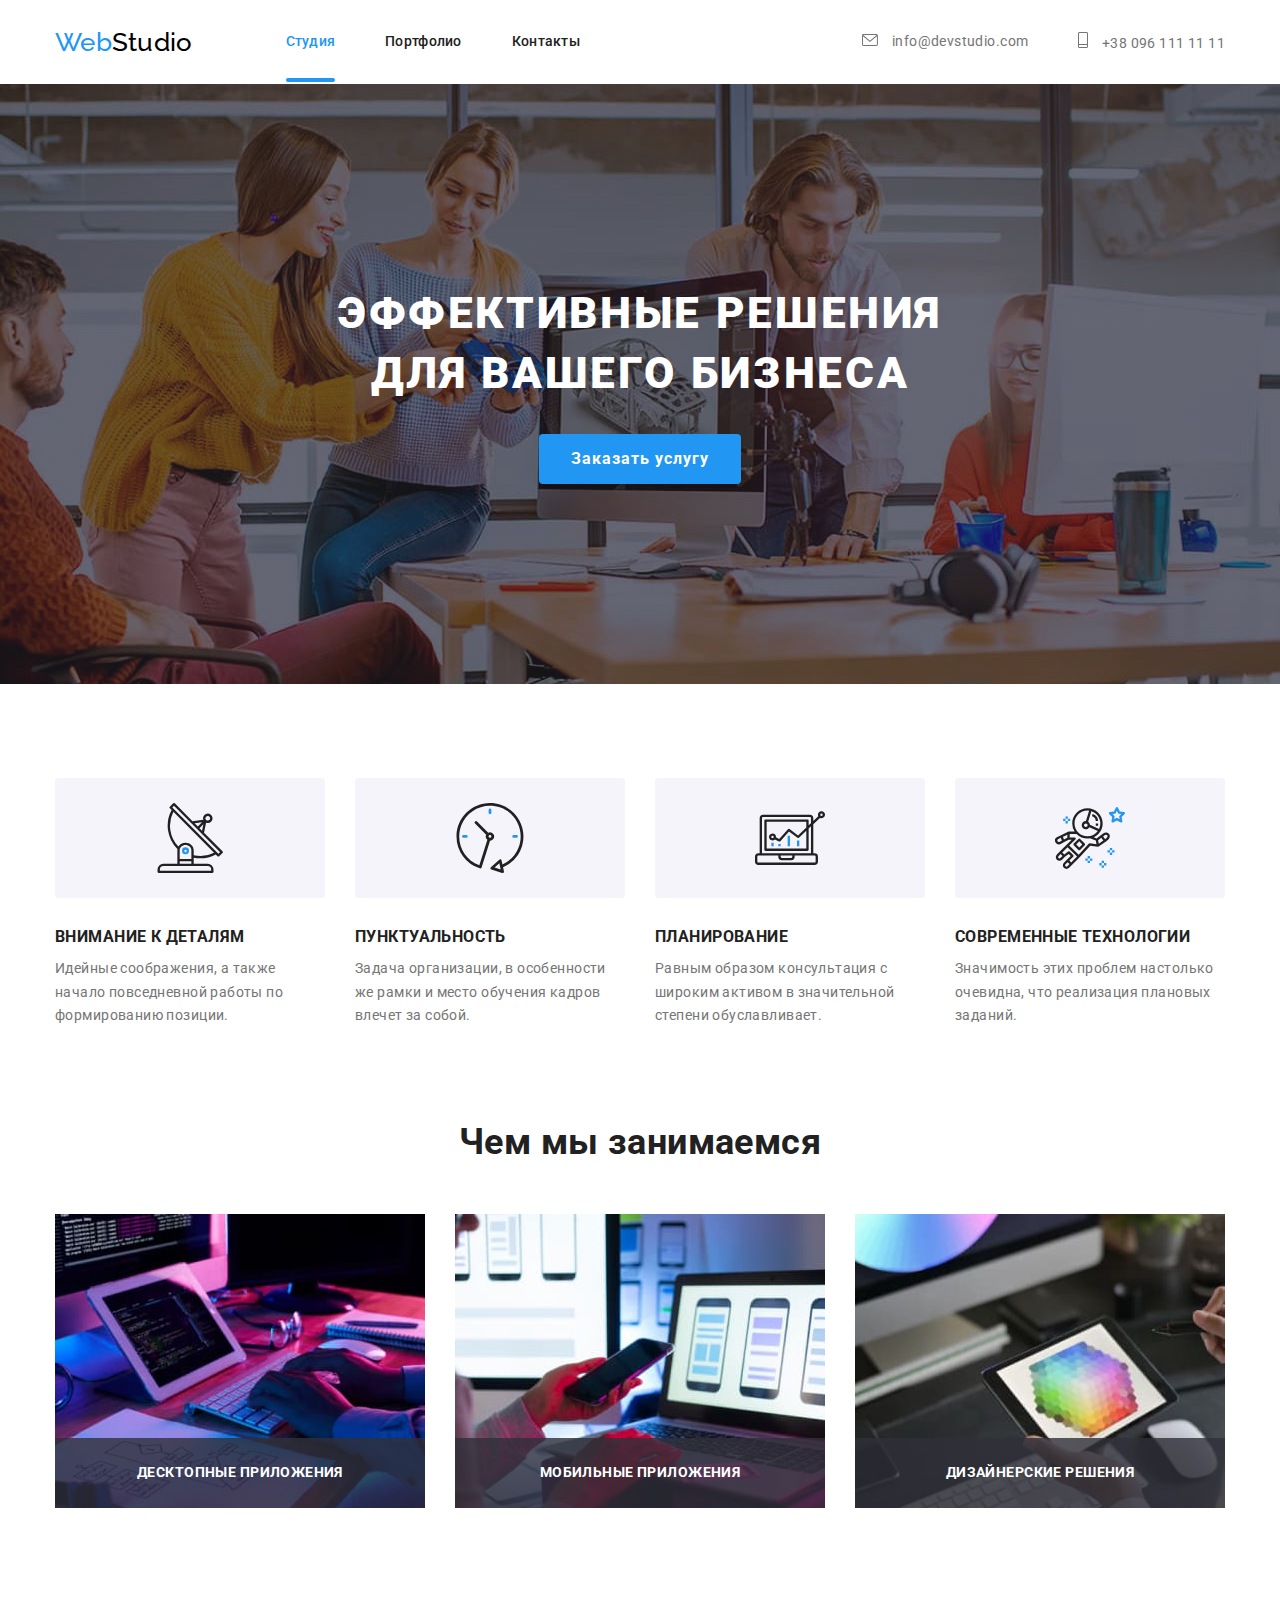
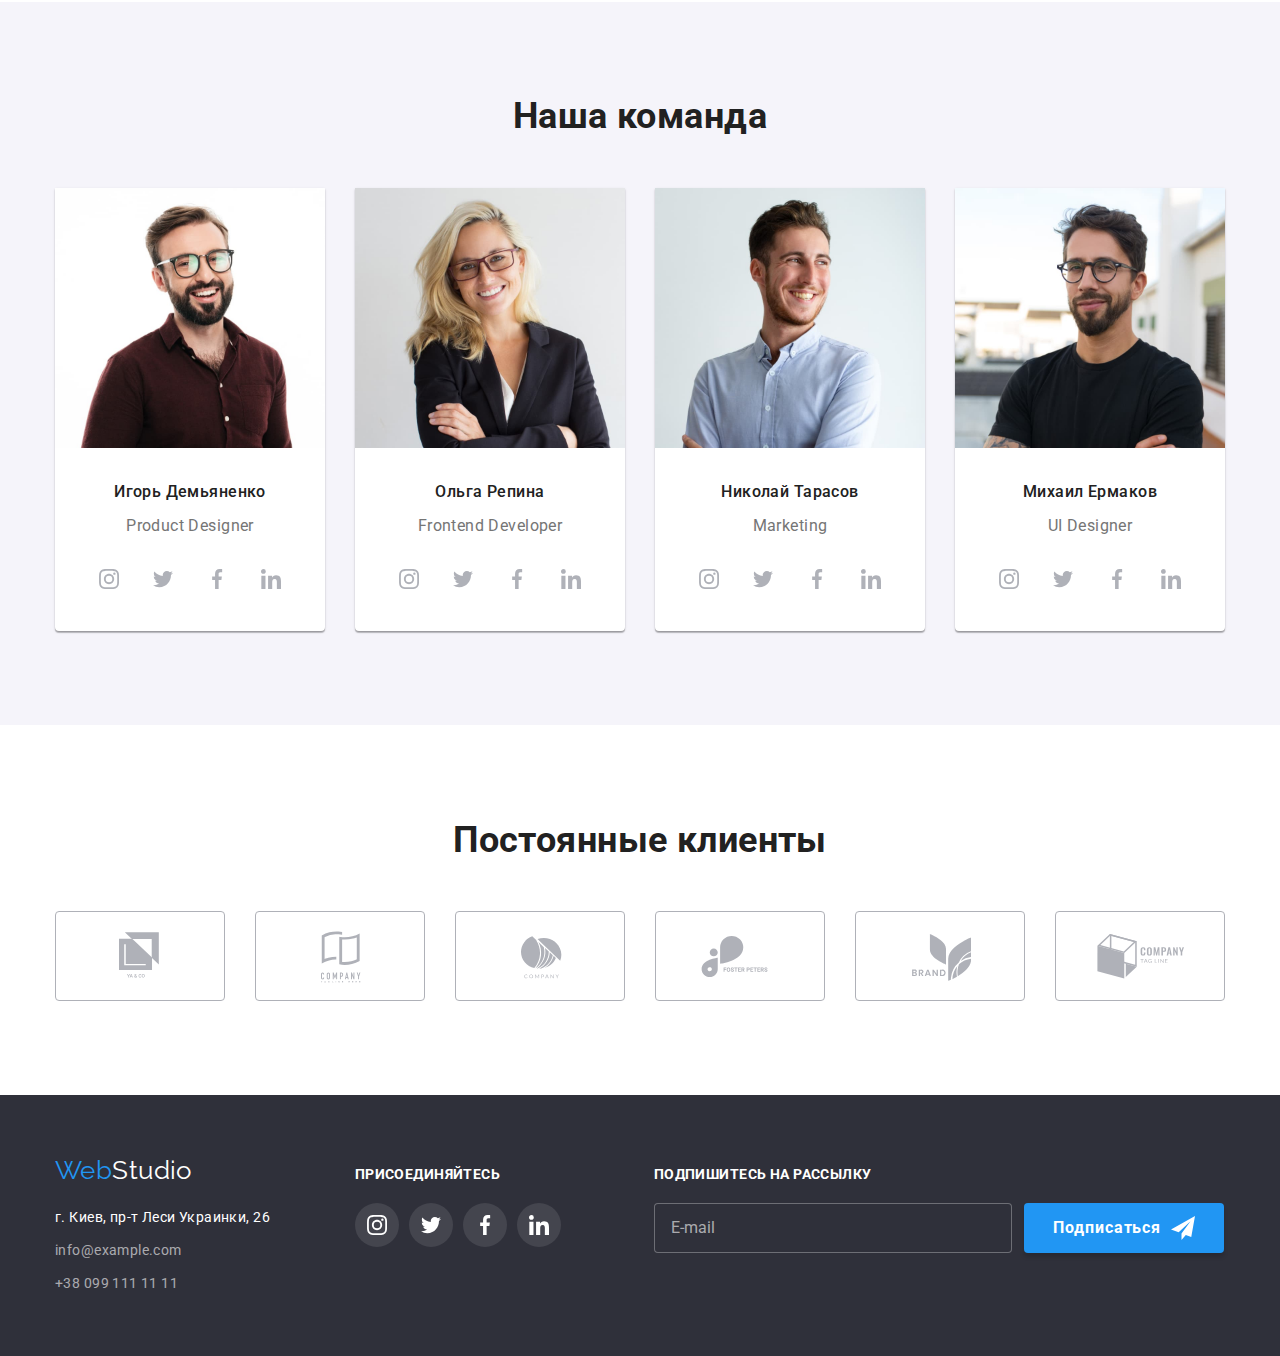
<file: index.html>
<!DOCTYPE html>
<html lang="ru">
<head>
    <meta charset="UTF-8">
    <meta name="viewport" content="width=device-width, initial-scale=1.0">
    <title>Document</title>
    <link rel="stylesheet" href="https://cdnjs.cloudflare.com/ajax/libs/modern-normalize/1.0.0/modern-normalize.min.css">
    <link rel="preconnect" href="https://fonts.gstatic.com">
    <link href="https://fonts.googleapis.com/css2?family=Raleway:wght@700&family=Roboto:wght@400;500;700;900&display=swap"
    rel="stylesheet">
    <link rel="stylesheet" href="./style/style.css">
</head>
<body>
    <!--Шапка сайта-->
    <header>
        <div class="container header__div">
          <nav class="nav">
            <a class="logo" href="./index.html">
                Web<span class="logo__type">Studio</span></a>
            <ul class="list nav__list">
                <li class="nav__item"><a class="nav__link current" href="./index.html">Студия</a></li>
                <li class="nav__item"><a class="nav__link" href="./portfolio.html">Портфолио</a></li>
                <li class="nav__item"><a class="nav__link" href="">Контакты</a></li>
            </ul>
          </nav>
          <ul class="list contacts__list">
            <li class="contacts__item">
                <a class="nav-contacts" href="mailto:info@devstudio.com">
                    <svg class="svg-mail">
                        <use href="./images/symbol-defs.svg#icon-envelope"></use>
                    </svg>
                    info@devstudio.com</a>
            </li>
            <li class="contacts__item">
                <a class="nav-contacts" href="tel:+380961111111">
                    <svg class="svg-tel">
                        <use href="./images/symbol-defs.svg#icon-mobile"></use>
                    </svg>
                    +38 096 111 11 11</a>
            </li>
          </ul>
        </div>
    </header>

    <main>
<!--Герой-->
        <section class="hero overlay"> 
                <h1 class="hero-title">Эффективные решения для вашего бизнеса</h1>
                <div class="hero-div">
                    <button data-modal-open class="hero-button">Заказать услугу</button>  
                </div>
        </section>

        <!--Особенности-->
        <section class="features">
            <div class="container">
            <h2 class="visually-hidden">Особенности компании</h2>
            <ul class="list features-list">
                <li class="item">
                    <div class="features-svg">
                        <svg class="item-svg">
                            <use href="./images/symbol-defs.svg#icon-Group"></use>
                        </svg>
                    </div>
                        <h3 class="features-title">Внимание к деталям</h3>
                            <p class="features-description">Идейные соображения, а также начало повседневной работы по формированию позиции.</p>
                </li>
                <li class="item">
                    <div class="features-svg">
                        <svg class="item-svg">
                            <use href="./images/symbol-defs.svg#icon-clock-1"></use>
                        </svg>
                    </div>
                    <h3 class="features-title">Пунктуальность</h3>
                        <p class="features-description">Задача организации, в особенности же рамки и место обучения кадров влечет за собой.</p>
                </li>
                <li class="item">
                    <div class="features-svg">
                        <svg class="item-svg">
                            <use href="./images/symbol-defs.svg#icon-diagram-1"></use>
                        </svg>
                    </div>
                    <h3 class="features-title">Планирование</h3>
                    <p class="features-description">Равным образом консультация с широким активом в значительной степени обуславливает.</p>
                </li>
                <li class="item">
                      <div class="features-svg">
                        <svg class="item-svg">
                            <use href="./images/symbol-defs.svg#icon-astronaut-1"></use>
                        </svg>
                    </div>  
                    <h3 class="features-title">Современные технологии</h3>
                    <p class="features-description">Значимость этих проблем настолько очевидна, что реализация плановых заданий.</p>
                </li>
            </ul>
            </div>
        </section>
        
        <!--примеры работ-->
        <section class="works">
            <div class="container">
                <h2 class="title-section">Чем мы занимаемся</h2>
                    <ul class="list works-list">
                    <li class="list">                       
                        <img src="./images/comp.jpg" alt="работа на компьютере" width="370" height="294">
                        <div class="work-name">
                            <p>ДЕСКТОПНЫЕ ПРИЛОЖЕНИЯ</p>
                        </div>
                    </li>
                    <li class="list">                  
                        <img src="./images/smart.jpg" alt="работа на смартфоне" width="370" height="294"> 
                        <div class="work-name">
                            <p>МОБИЛЬНЫЕ ПРИЛОЖЕНИЯ</p>
                        </div>                      
                    </li>
                    <li class="list">                      
                        <img src="./images/tablet.jpg" alt="работа на планшете" width="370" height="294">
                        <div class="work-name">
                            <p>ДИЗАЙНЕРСКИЕ РЕШЕНИЯ</p>
                        </div>               
                    </li>
                 </ul>
            </div>
        </section>
<!--Состав команды-->
        <section class="team">
            <div class="container">
                <h2 class="title-section">Наша команда</h2>
                <ul class="list team-list">
                    <li class="item"> 
                        <img class="team-photo" src="./images/Igor.jpg" alt="фото Игоря Демьяненко" width="270" height="260">
                        <div> 
                            <h3 class="member-team">Игорь Демьяненко</h3>
                            <p class="description-member">Product Designer</p>
                            <ul class="list team-links">
                                <li class="link-item">
                                    <a class="container-link" href="">
                                        <svg class="team-svg">
                                            <use href="./images/symbol-defs.svg#icon-instagram-2"></use>
                                        </svg>
                                    </a>
                                </li>
                                <li class="link-item">
                                    <a class="container-link" href="">
                                        <svg class="team-svg">
                                            <use href="./images/symbol-defs.svg#icon-twitter-1"></use>
                                        </svg>
                                    </a>
                                </li>
                                <li class="link-item">
                                    <a class="container-link" href="">
                                        <svg class="team-svg">
                                            <use href="./images/symbol-defs.svg#icon-facebook-1"></use>
                                        </svg>
                                    </a>
                                </li>
                                <li class="link-item">
                                    <a class="container-link" href="">
                                        <svg class="team-svg">
                                            <use href="./images/symbol-defs.svg#icon-linkedin-1"></use>
                                        </svg>
                                    </a>
                                </li>
                            </ul>
                        </div>
                    </li>
                     <li class="item">               
                        <img class="team-photo" src="./images/Olga.jpg" alt="фото Ольги Репиной" width="270" height="260">
                         <div>
                            <h3 class="member-team">Ольга Репина</h3>
                            <p class="description-member">Frontend Developer</p>
                           <ul class="list team-links">
                                <li class="link-item">
                                    <a class="container-link" href="">
                                        <svg class="team-svg">
                                            <use href="./images/symbol-defs.svg#icon-instagram-2"></use>
                                        </svg>
                                    </a>
                                </li>
                                <li class="link-item">
                                    <a class="container-link" href="">
                                        <svg class="team-svg">
                                            <use href="./images/symbol-defs.svg#icon-twitter-1"></use>
                                        </svg>
                                    </a>
                                </li>
                                <li class="link-item">
                                    <a class="container-link" href="">
                                        <svg class="team-svg">
                                            <use href="./images/symbol-defs.svg#icon-facebook-1"></use>
                                        </svg>
                                    </a>
                                </li>
                                <li class="link-item">
                                    <a class="container-link" href="">
                                        <svg class="team-svg">
                                            <use href="./images/symbol-defs.svg#icon-linkedin-1"></use>
                                        </svg>
                                    </a>
                                </li>
                           </ul> 
                        </div>
                    </li>
                    <li class="item">
                        <img class="team-photo" src="./images/Nikolay.jpg" alt="фото Николая Тарасова" width="270" height="260">
                        <div>
                            <h3 class="member-team">Николай Тарасов</h3>
                            <p class="description-member">Marketing</p>
                            <ul class="list team-links">
                                <li class="link-item">
                                    <a class="container-link" href="">
                                        <svg class="team-svg">
                                            <use href="./images/symbol-defs.svg#icon-instagram-2"></use>
                                        </svg>
                                    </a>
                                </li>
                                <li class="link-item">
                                    <a class="container-link" href="">
                                        <svg class="team-svg">
                                            <use href="./images/symbol-defs.svg#icon-twitter-1"></use>
                                        </svg>
                                    </a>
                                </li>
                                <li class="link-item">
                                    <a class="container-link" href="">
                                        <svg class="team-svg">
                                            <use href="./images/symbol-defs.svg#icon-facebook-1"></use>
                                        </svg>
                                    </a>
                                </li>
                                <li class="link-item">
                                    <a class="container-link" href="">
                                        <svg class="team-svg">
                                            <use href="./images/symbol-defs.svg#icon-linkedin-1"></use>
                                        </svg>
                                    </a>
                                </li>
                            </ul>
                        </div>  
                    </li>
                    <li class="item">
                        <img class="team-photo" src="./images/Mihail.jpg" alt="фото Михаила Ермакова" width="270" height="260">
                        <div>
                            <h3 class="member-team">Михаил Ермаков</h3>
                            <p class="description-member">UI Designer</p>
                            <ul class="list team-links">
                                <li class="link-item">
                                    <a class="container-link" href="">
                                        <svg class="team-svg">
                                            <use href="./images/symbol-defs.svg#icon-instagram-2"></use>
                                        </svg>
                                    </a>
                                </li>
                                <li class="link-item">
                                    <a class="container-link" href="">
                                        <svg class="team-svg">
                                            <use href="./images/symbol-defs.svg#icon-twitter-1"></use>
                                        </svg>
                                    </a>
                                </li>
                                <li class="link-item">
                                    <a class="container-link" href="">
                                        <svg class="team-svg">
                                            <use href="./images/symbol-defs.svg#icon-facebook-1"></use>
                                        </svg>
                                    </a>
                                </li>
                                <li class="link-item">
                                    <a class="container-link" href="">
                                        <svg class="team-svg">
                                            <use href="./images/symbol-defs.svg#icon-linkedin-1"></use>
                                        </svg>
                                    </a>
                                </li>
                            </ul>
                        </div>
                    </li>
            </ul>
            </div>
        </section >
 <!-- clients -->
        <section class="clients">
            <div class="container">
                <h2 class="clints-title">Постоянные клиенты</h2>
                <ul class="clients-icon list">
                    <li class="clients-container">
                            <a class="clients-link" href="">
                                <svg class="clients-svg1">
                                    <use href="./images/symbol-defs.svg#icon-logo-1"></use>
                                </svg>
                            </a>
                    </li>
                    <li class="clients-container">
                            <a class="clients-link" href="">
                                <svg class="clients-svg2">
                                    <use href="./images/symbol-defs.svg#icon-logo-2"></use>
                                </svg>
                            </a>
                    </li>
                    <li class="clients-container">
                            <a class="clients-link" href="">
                                <svg class="clients-svg3">
                                    <use href="./images/symbol-defs.svg#icon-logo-3"></use>
                                </svg>
                            </a>
                    </li>
                    <li class="clients-container">
                            <a class="clients-link" href="">
                                <svg class="clients-svg4">
                                    <use href="./images/symbol-defs.svg#icon-logo-4"></use>
                                </svg>
                            </a>
                    </li>
                    <li class="clients-container">
                            <a class="clients-link" href="">
                                <svg class="clients-svg5">
                                    <use href="./images/symbol-defs.svg#icon-logo-5"></use>
                                </svg>
                            </a>
                    </li>
                    <li class="clients-container">
                            <a class="clients-link" href="">
                                <svg class="clients-svg6">
                                    <use href="./images/symbol-defs.svg#icon-logo-6"></use>
                                </svg>
                            </a>
                    </li>
                </ul>
            </div>
        </section> 
    </main>
<!--футер-->
    <footer class="footer"> 
            <div class="container footer-position">
                <div>
                    <a class="logo footer-company" href="./index.html">
                     Web<span class="logo-footer">Studio</span> 
                    </a>
                    <address class="footer-address">
                     г. Киев, пр-т Леси Украинки, 26
                    </address>
                    <ul class="list footer-info">
                    <li class="item">
                        <a class="footer-contacts footer-mail" href="mailto:info@example.com">info@example.com</a>
                    </li>
                    <li class="item">
                        <a class="footer-contacts" href="tel:+380991111111">+38 099 111 11 11</a>
                    </li>
                    </ul>
                </div>
                <div class="container-join">
                    <p class="footer-appeal">ПРИСОЕДИНЯЙТЕСЬ</p>
                    <ul class="list footer-list-svg">
                        <li class="footer-mess">
                            <a class="footer-link-mess" href="">
                                <svg class="footer-svg">
                                    <use href="./images/symbol-defs.svg#icon-instagram-2"></use>
                                </svg>
                            </a>
                        </li>
                        <li class="footer-mess">
                            <a class="footer-link-mess" href="">
                                <svg class="footer-svg">
                                    <use href="./images/symbol-defs.svg#icon-twitter-1"></use>
                                </svg>
                            </a>
                        </li>
                        <li class="footer-mess">
                            <a class="footer-link-mess" href="">
                                <svg class="footer-svg">
                                    <use href="./images/symbol-defs.svg#icon-facebook-1"></use>
                                </svg>
                            </a>
                        </li>
                        <li class="footer-mess">
                            <a class="footer-link-mess" href="">
                                <svg class="footer-svg">
                                    <use href="./images/symbol-defs.svg#icon-linkedin-1"></use>
                                </svg>
                            </a>
                        </li>
                    </ul>
                </div>
                <form class="footer-form">
                    <label>
                        <span class="form-appeal">Подпишитесь на рассылку</span>
                        <input class="form-input" type="email" name="email" placeholder="E-mail" autocomplete="off">
                    </label>
                    <button class="footer-form-button" type="submit">Подписаться
                        <svg class="form-svg">
                            <use href="./images/symbol-defs.svg#icon-send"></use>
                        </svg>
                    </button>
                </form>
            </div>
    </footer>
    <!-- Modal -->
    <div class="backdrop is-hidden" data-modal>
        <div class="modal">
            <button class="close-modal" data-modal-close>
                <svg class="close-svg">
                    <use href="./images/symbol-defs.svg#icon-close-1"></use>
                </svg>
            </button>
            <form class="hero-form">
                <h2 class="hero-appeal">Оставьте свои данные, мы вам перезвоним</h2>
                <label class="hero-label">
                    <span class="name-lable">Имя</span>
                    <input type="text" name="name" class="hero-form-input">
                    <svg class="hero-form-svg">
                            <use href="./images/symbol-defs.svg#icon-person"></use>
                    </svg>
                </label>
                <label class="hero-label">
                    <span class="name-lable">Телефон</span>
                    <input type="tel" name="tel" class="hero-form-input">
                        <svg class="hero-form-svg">
                                <use href="./images/symbol-defs.svg#icon-phone"></use>
                        </svg>
                </label>
                <label class="hero-label">
                    <span class="name-lable">Комментарий</span>
                    <textarea name="comment" rows="7" placeholder="Введите текст"></textarea>
                </label>
                <input type="checkbox" name="checkbox" class="input-agree" id="checkbox">
                <label class="form-agree" for="checkbox">
                    <span class="agree-text">Соглашаюсь с рассылкой и принимаю&#8287 </span>
                    <a href="">Условия договора</a>
                </label>
                <button type="submit" class="hero-form-button">
                    <span>Отправить</span>
                </button>
            </form>
        </div>
    </div>
    <script src="./js/modal.js"></script>
</body>
</html>
</file>
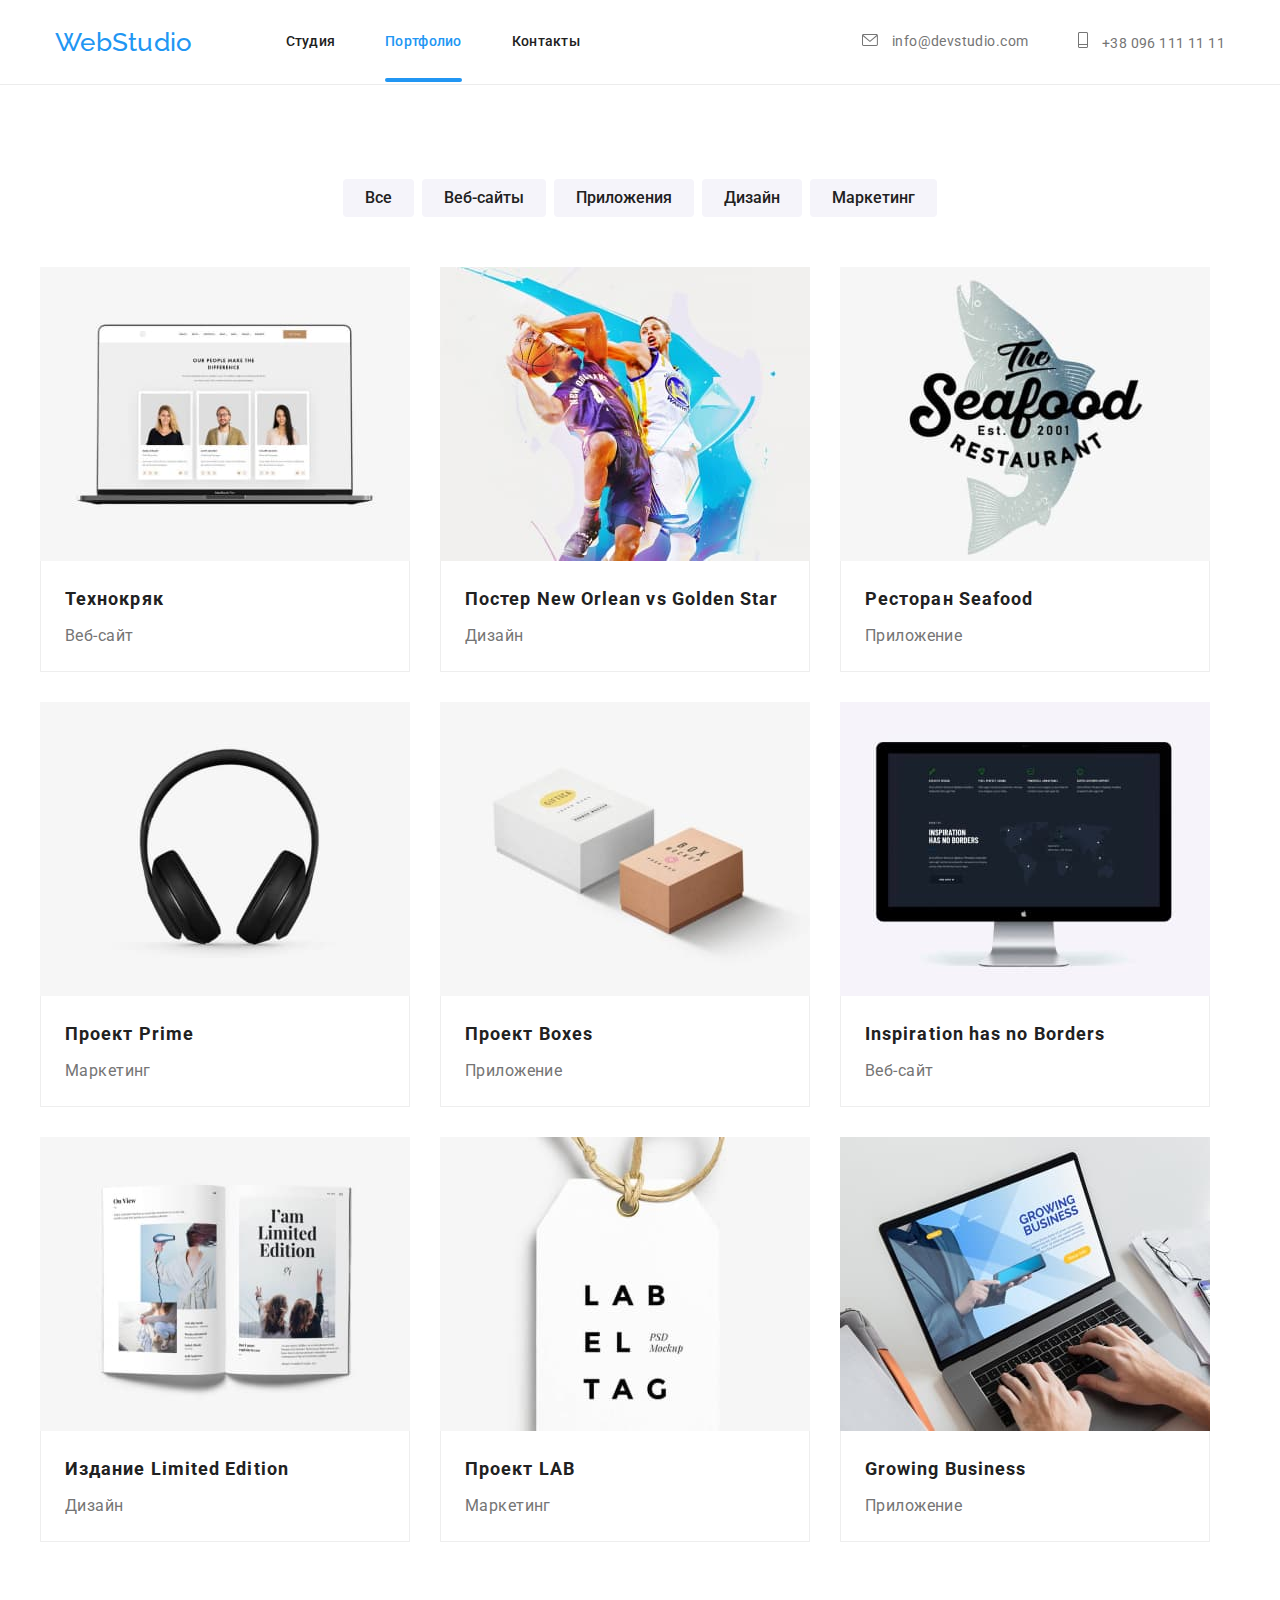
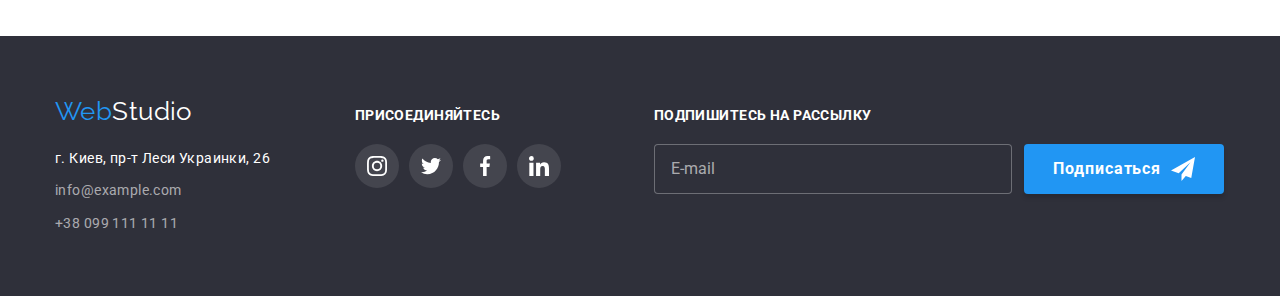
<file: portfolio.html>
<!DOCTYPE html>
<html lang="ru">

<head>
    <meta charset="UTF-8">
    <meta name="viewport" content="width=device-width, initial-scale=1.0">
    <title>Document</title>
    <link rel="stylesheet" href="https://cdnjs.cloudflare.com/ajax/libs/modern-normalize/1.0.0/modern-normalize.min.css">
    <link rel="preconnect" href="https://fonts.gstatic.com">
    <link href="https://fonts.googleapis.com/css2?family=Raleway:wght@700&family=Roboto:wght@400;500;700;900&display=swap"
    rel="stylesheet">
    <link rel="stylesheet" href="./style/style.css">
</head>

<body>
    <!--Шапка сайта-->
    <header class="header-portfolio">
        <div class="container header__div">
            <nav class="nav">
                <a class="logo" href="./index.html">
                 Web<span class="logo-type">Studio</span>
                </a>
                <ul class="list nav__list">
                <li class="nav__item"><a class="nav__link " href="./index.html">Студия</a></li>
                <li class="nav__item"><a class="nav__link current" href="./portfolio.html">Портфолио</a></li>
                <li class="nav__item"><a class="nav__link " href="">Контакты</a></li>
                </ul>
            </nav>
            <ul class="list contacts__list">
                <li class="contacts__item">
                    <a class="nav-contacts" href="mailto:info@devstudio.com">
                        <svg class="svg-mail">
                            <use href="./images/symbol-defs.svg#icon-envelope"></use>
                        </svg>
                        info@devstudio.com</a>
                </li>
                <li class="contacts__item">
                    <a class="nav-contacts" href="tel:+380961111111">
                        <svg class="svg-tel">
                            <use href="./images/symbol-defs.svg#icon-mobile"></use>
                        </svg>
                        +38 096 111 11 11</a>
                </li>
            </ul>
        </div>
    </header>

    <main>
        <section>
            <div class="container examples-container">
                <h1 class="visually-hidden">Примеры работ</h1>
        <!-- Список кнопок -->
                <ul class="list examples-button">
                    <li class="item">
                        <button class="button" type="button">Все</button>
                    </li>
                    <li class="item">
                        <button class="button" type="button">Веб-сайты</button>
                    </li>
                    <li class="item">
                     <button class="button" type="button">Приложения</button>
                    </li>
                    <li class="item">
                     <button class="button" type="button">Дизайн</button>
                     </li>
                 <li class="item">
                        <button class="button" type="button">Маркетинг</button>
                 </li>
                </ul>
         <!-- Список работ -->
                <ul class="list examples">
                    <li class="item">
                     <a class="decor" href="">
                        <div class="examples-overlay">
                            <img class="examples-img" src="./images/Tehno.jpg" alt="страница веб-сайта">
                            <p class="overlay-text">Технокряк это современная площадка распространения коронавируса. Компании используют эту платформу для цифрового
                            шпионажа и атак на защищённые сервера конкурентов.</p>
                        </div>
                        <div class="decor-description"> 
                             <h2 class="portfolio-title">Технокряк</h2>
                             <p class="portfolio-filter">Веб-сайт</p>
                        </div>
                    </a>
                    </li>
                    <li class="item">
                     <a class="decor" href="">
                        <div class="examples-overlay">
                         <img class="examples-img" src="./images/poster.jpg" alt="два баскетболиста">
                        <p class="overlay-text">Технокряк это современная площадка распространения коронавируса. Компании используют эту платформу для цифрового
                            шпионажа и атак на защищённые сервера конкурентов.</p>
                        </div>
                         <div class="decor-description">
                             <h2 class="portfolio-title">Постер 
                             <span lang="en">New Orlean vs Golden Star</span></h2>
                             <p class="portfolio-filter">Дизайн</p>
                            </div>
                     </a>
                    </li>
                    <li class="item">
                     <a class="decor" href="">
                        <div class="examples-overlay">
                         <img class="examples-img" src="./images/rest.jpg" alt="логотип ресторана">
                        <p class="overlay-text">Технокряк это современная площадка распространения коронавируса. Компании используют эту платформу для цифрового
                            шпионажа и атак на защищённые сервера конкурентов.</p>
                        </div>
                         <div class="decor-description">
                              <h2 class="portfolio-title">Ресторан   
                              <span lang="en">Seafood</span></h2>
                              <p class="portfolio-filter">Приложение</p>
                          </div>
                     </a>
                    </li>
                    <li class="item">
                     <a class="decor" href="">
                        <div class="examples-overlay">
                         <img class="examples-img" src="./images/prime.jpg" alt="черные наушники">
                        <p class="overlay-text">Технокряк это современная площадка распространения коронавируса. Компании используют эту платформу для цифрового
                            шпионажа и атак на защищённые сервера конкурентов.</p>
                        </div>
                         <div class="decor-description">   
                               <h2 class="portfolio-title">Проект 
                              <span lang="en">Prime</span>
                             </h2>
                              <p class="portfolio-filter">Маркетинг</p>
                         </div>
                     </a>
                    </li>
                    <li class="item">
                      <a class="decor" href="">
                        <div class="examples-overlay">
                          <img class="examples-img" src="./images/boxes.jpg" alt="две коробки">
                        <p class="overlay-text">Технокряк это современная площадка распространения коронавируса. Компании используют эту платформу для цифрового
                            шпионажа и атак на защищённые сервера конкурентов.</p>
                        </div>
                          <div class="decor-description">
                              <h2 class="portfolio-title">Проект 
                              <span lang="en">Boxes</span>
                             </h2>
                             <p class="portfolio-filter">Приложение</p>
                          </div>
                     </a>
                    </li>
                    <li class="item">
                     <a class="decor" href="">
                        <div class="examples-overlay">
                         <img class="examples-img" src="./images/mon.jpg" alt="Обзор веб-сайта на мониторе">
                        <p class="overlay-text">Технокряк это современная площадка распространения коронавируса. Компании используют эту платформу для цифрового
                            шпионажа и атак на защищённые сервера конкурентов.</p>
                        </div>
                         <div class="decor-description">    
                              <h2 class="portfolio-title" lang="en">Inspiration has no Borders</h2>
                              <p class="portfolio-filter">Веб-сайт</p>
                         </div>
                     </a>
                    </li>
                    <li class="item">
                     <a class="decor" href="">
                        <div class="examples-overlay">
                          <img class="examples-img" src="./images/edition.jpg" alt="открытая книга">
                        <p class="overlay-text">Технокряк это современная площадка распространения коронавируса. Компании используют эту платформу для цифрового
                            шпионажа и атак на защищённые сервера конкурентов.</p>
                        </div>
                          <div class="decor-description">
                               <h2 class="portfolio-title">Издание 
                              <span lang="en">Limited Edition</span> 
                             </h2>
                                 <p class="portfolio-filter">Дизайн</p>
                         </div>
                     </a>
                    </li>
                    <li class="item">
                     <a class="decor" href="">
                        <div class="examples-overlay">
                            <img class="examples-img" src="./images/lab.jpg" alt="логотип компании">
                            <p class="overlay-text">Технокряк это современная площадка распространения коронавируса. Компании используют эту платформу для цифрового
                            шпионажа и атак на защищённые сервера конкурентов.</p>
                        </div>
                         <div class="decor-description">    
                              <h2 class="portfolio-title">Проект 
                             <span lang="en">LAB</span> 
                             </h2>
                                 <p class="portfolio-filter">Маркетинг</p>
                        </div>
                      </a>
                    </li>
                    <li class="item">
                     <a class="decor" href="">
                        <div class="examples-overlay">
                          <img class="examples-img" src="./images/business.jpg" alt="обзор веб-сайта на ноутбуке">
                          <p class="overlay-text">Технокряк это современная площадка распространения коронавируса. Компании используют эту платформу для цифрового
                          шпионажа и атак на защищённые сервера конкурентов.</p>
                        </div>
                        <div class="decor-description">    
                             <h2 class="portfolio-title" lang="en">Growing Business</h2>
                              <p class="portfolio-filter">Приложение</p>
                         </div>
                     </a>
                    </li>
                </ul>
            </div>
        </section>
    </main>
    <!--футер-->
<footer class="footer">
    <div class="container footer-position">
        <div>
            <a class="logo footer-company" href="./index.html">
                Web<span class="logo-footer">Studio</span>
            </a>
            <address class="footer-address">
                г. Киев, пр-т Леси Украинки, 26
            </address>
            <ul class="list footer-info">
                <li class="item">
                    <a class="footer-contacts footer-mail" href="mailto:info@example.com">info@example.com</a>
                </li>
                <li class="item">
                    <a class="footer-contacts" href="tel:+380991111111">+38 099 111 11 11</a>
                </li>
            </ul>
        </div>
        <div class="container-join">
            <p class="footer-appeal">ПРИСОЕДИНЯЙТЕСЬ</p>
            <ul class="list footer-list-svg">
                <li class="footer-mess">
                    <a class="footer-link-mess" href="">
                        <svg class="footer-svg">
                            <use href="./images/symbol-defs.svg#icon-instagram-2"></use>
                        </svg>
                    </a>
                </li>
                <li class="footer-mess">
                    <a class="footer-link-mess" href="">
                        <svg class="footer-svg">
                            <use href="./images/symbol-defs.svg#icon-twitter-1"></use>
                        </svg>
                    </a>
                </li>
                <li class="footer-mess">
                    <a class="footer-link-mess" href="">
                        <svg class="footer-svg">
                            <use href="./images/symbol-defs.svg#icon-facebook-1"></use>
                        </svg>
                    </a>
                </li>
                <li class="footer-mess">
                    <a class="footer-link-mess" href="">
                        <svg class="footer-svg">
                            <use href="./images/symbol-defs.svg#icon-linkedin-1"></use>
                        </svg>
                    </a>
                </li>
            </ul>
        </div>
        <form class="footer-form">
            <label>
                <span class="form-appeal">Подпишитесь на рассылку</span>
                <input class="form-input" type="email" name="email" placeholder="E-mail" autocomplete="off">
            </label>
            <button class="footer-form-button" type="submit">Подписаться
                <svg class="form-svg">
                    <use href="./images/symbol-defs.svg#icon-send"></use>
                </svg>
            </button>
        </form>
    </div>
</footer>
</body>
</html>
</file>
<file: style/style.css>
/*  primary color:  #757575 */
/* secondary color: #212121   */
/*  footer color: rgba(255, 255, 255, 0.6) */
/* accent color: #2196F3; */

:root {
  --primary-text-color: #757575;
  --title-text-color: #212121;
  --accent-color: #2196f3;
  --primary-white-color: #ffffff;
  --primary-black-color: #000000;
  --svg-team-color: #afb1b8;
  --footer-color: rgba(255, 255, 255, 0.6);

  --secondary-backgroung-color: #f5f4fa;
  --hero-bg-color: #c4c4c4;
  --footer-backgroung-color: #2f303a;
  --gradient-hero-color: rgba(47, 48, 58, 0.4);
  --animation-duration: 250ms;
  --animation-timing: cubic-bezier(0.4, 0, 0.2, 1);
}

body {
  background-color: var(--primary-white-color);
  color: var(--primary-text-color);
  font-family: roboto, sans-serif;
  font-weight: normal;
  font-size: 14px;
  line-height: 1.14;
  letter-spacing: 0.03em;
}
.visually-hidden {
  position: absolute;
  clip: rect(0 0 0 0);
  width: 1px;
  height: 1px;
  margin: -1px;
}
h2,
h3 {
  margin: 0;

  color: var(--title-text-color);
}
p {
  margin: 0;
}

.list {
  list-style: none;
  padding-left: 0;
  padding-right: 0;
  margin-top: 0;
  margin-bottom: 0;
}
.container {
  width: 1200px;
  margin-left: auto;
  margin-right: auto;
  padding-left: 15px;
  padding-right: 15px;
}
/* header */
header {
  border-bottom: 1px;
}

.header__div {
  display: flex;
  align-items: center;
}
.header__div .nav {
  display: flex;
  align-items: center;
  font-weight: 500;
  letter-spacing: 0.02em;
}

.nav__list {
  display: flex;
}
.nav__item {
  margin-right: 50px;
}
.nav__item:last-child {
  margin-right: 0;
}
.contacts__list {
  display: flex;
  margin-left: auto;
  align-items: center;
}

.contacts__item:first-child {
  margin-right: 50px;
}

.logo {
  display: block;
  margin-right: 93px;

  color: var(--accent-color);
  font-family: Raleway, sans-serif;
  font-size: 26px;
  line-height: 1.19;
  text-decoration: none;
}
.logo__type {
  color: var(--primary-black-color);
}
.nav__link {
  position: relative;
  display: block;
  padding: 32px 0;

  transition: color var(--animation-duration) var(--animation-timing);

  color: var(--title-text-color);
  text-decoration: none;
}
.nav__link:focus,
.nav__link:hover {
  color: var(--accent-color);
}
.nav__link.current {
  color: var(--accent-color);
}
.nav__link.current::after {
  content: '';

  position: absolute;
  left: 0;
  bottom: 0;

  width: 100%;
  height: 4px;

  background-color: var(--accent-color);
  border-radius: 2px;
}

.nav-contacts {
  display: block;
  padding: 32px 0;

  transition-property: color, fill;
  transition: var(--animation-duration) var(--animation-timing);

  color: var(--primary-text-color);
  fill: var(--primary-text-color);
  text-decoration: none;
}
.nav-contacts:focus,
.nav-contacts:hover {
  color: var(--accent-color);
  fill: currentColor;
}
.svg-mail {
  margin-right: 10px;
  width: 16px;
  height: 12px;
}
.svg-tel {
  margin-right: 10px;
  width: 10px;
  height: 16px;
}

/* hero */
.overlay {
  max-width: 1600px;
  height: 600px;
  background-image: linear-gradient(
      var(--gradient-hero-color),
      var(--gradient-hero-color)
    ),
    url(../images/bg-hero.jpg);
  background-color: var(--hero-bg-color);
  background-position: center;
  margin: 0 auto;
}
.hero {
  padding: 200px 0;
}

.hero-title {
  display: block;
  margin-right: auto;
  margin-left: auto;
  width: 696px;
  margin-top: 0;
  margin-bottom: 30px;

  color: var(--primary-white-color);
  font-weight: 900;
  font-size: 44px;
  line-height: 1.36;
  letter-spacing: 0.06em;
  text-transform: uppercase;
  text-align: center;
}
.hero-button {
  display: block;
  margin-right: auto;
  margin-left: auto;
  padding: 10px 32px;
  min-width: 200px;
  border: 0;
  border-radius: 4px;
  box-shadow: 0px 4px 4px rgba(0, 0, 0, 0.15);

  background-color: var(--accent-color);
  color: var(--primary-white-color);
  font-weight: bold;
  font-size: 16px;
  line-height: 1.87;
  letter-spacing: 0.06em;
}
.backdrop {
  position: fixed;
  top: 0;
  left: 0;
  width: 100%;
  height: 100%;
  background-color: rgba(0, 0, 0, 0.2);

  opacity: 1;
  transition: opacity 200ms cubic-bezier(0.4, 0, 0.2, 1);
}
.backdrop.is-hidden {
  opacity: 0;
  pointer-events: none;
}
.backdrop.is-hidden .modal {
  transform: translate(-50%, -50%) scale(0.7);
}
.modal {
  position: absolute;
  top: 50%;
  left: 50%;

  min-height: 581px;
  min-width: 528px;

  background-color: var(--primary-white-color);
  box-shadow: 0px 1px 3px rgba(0, 0, 0, 0.12), 0px 1px 1px rgba(0, 0, 0, 0.14),
    0px 2px 1px rgba(0, 0, 0, 0.2);
  border-radius: 4px;

  transform: translate(-50%, -50%) scale(1.1);
  transition: transform 200ms cubic-bezier(0.4, 0, 0.2, 1);
}
.close-modal {
  position: absolute;
  top: 0;
  right: 0;
  margin-top: 8px;
  margin-right: 8px;
  padding: 0px;

  transition-property: fill;
  transition: var(--animation-duration) var(--animation-timing);

  background-color: var(--primary-white-color);
  border: 0px;
}

.close-modal:hover,
.close-modal:focus {
  fill: var(--accent-color);
  cursor: pointer;
  outline: 0;
}

.close-svg {
  width: 30px;
  height: 30px;
}

.hero-form {
  padding: 40px;
}

.hero-appeal {
  display: block;
  margin-bottom: 12px;

  font-weight: bold;
  font-size: 20px;
  line-height: 1.15;
  color: var(--primary-black-color);
}

.hero-form ul {
  padding-left: 0;
}
.hero-label {
  display: flex;
  flex-direction: column;
  position: relative;
}

.hero-label span {
  margin-bottom: 4px;
}

.name-lable {
  font-size: 12px;
  line-height: 1.17;
  letter-spacing: 0.01em;
  color: var(--primary-text-color);
}

.hero-form-input {
  margin-bottom: 10px;
  height: 40px;
  padding-left: 42px;

  border: 1px solid rgba(33, 33, 33, 0.2);
  border-radius: 4px;

  transition: var(--animation-duration) var(--animation-timing);
}

.hero-form-input:hover,
.hero-form-input:focus {
  border: 1px solid #2196f3;
  outline: 0;
  cursor: pointer;
}

.hero-form-svg {
  width: 18px;
  height: 18px;
  position: absolute;
  top: 29px;
  left: 12px;

  transition-property: fill;
  transition: var(--animation-duration) var(--animation-timing);
}
.hero-form-input:hover + .hero-form-svg,
.hero-form-input:focus + .hero-form-svg {
  fill: var(--accent-color);
}

.form-agree {
  position: relative;
  display: flex;
  align-items: center;
}

.agree-text {
  margin-left: 35px;
}

.input-agree {
  position: absolute;
  width: 1px;
  height: 1px;
  margin: -1px;
  border: 0;
  padding: 0;
  clip: rect(0 0 0 0);
  overflow: hidden;
}

.form-agree::after {
  content: '';
  position: absolute;

  display: inline-block;
  width: 16px;
  height: 15px;
  margin-left: 12px;
  margin-right: 8px;
  border: 2px solid #212121;
  border-radius: 2px;
}

.input-agree:checked + .form-agree::after {
  border-color: transparent;
  background-image: url(../images/full-check.svg);
  background-color: var(--accent-color);
  background-size: contain;
  background-origin: border-box;
}
.hero-label textarea {
  resize: none;
  margin-bottom: 20px;
  padding: 12px 16px;
  border: 1px solid rgba(33, 33, 33, 0.2);
  border-radius: 4px;
}

.hero-label textarea:focus {
  border: 1px solid #2196f3;
  outline: 0;
  cursor: pointer;
}

.hero-label textarea::placeholder {
  color: rgba(117, 117, 117, 0.5);
  letter-spacing: 0.01em;
}

.form-agree a {
  line-height: 1.7;
  color: var(--accent-color);
}

.hero-form-button {
  display: block;
  margin-top: 30px;
  margin-left: auto;
  margin-right: auto;
  min-width: 200px;
  min-height: 50px;
  background: var(--accent-color);
  border-radius: 4px;
  box-shadow: 0px 4px 4px rgba(0, 0, 0, 0.15);
  border: 0;

  transition-property: background;
  transition: var(--animation-duration) var(--animation-timing);
}

.hero-form-button:hover,
.hero-form-button:focus {
  background: #188ce8;
  cursor: pointer;
}

.hero-form-button span {
  font-weight: bold;
  font-size: 16px;
  line-height: 1.88;
  letter-spacing: 0.06em;
  color: var(--primary-white-color);
}
/* main */

/* features */
.features {
  padding: 94px 0;
}

.features-title {
  margin-bottom: 10px;

  font-weight: bold;
  text-transform: uppercase;
}
.features-svg {
  display: flex;
  justify-content: center;
  margin-bottom: 30px;
  padding: 25px 0px;
  background-color: var(--secondary-backgroung-color);
  border-radius: 4px;
}
.features-svg .item-svg {
  width: 70px;
  height: 70px;
}
.features-svg .item {
  width: 70px;
  height: 70px;
}
.features-list {
  display: flex;
  margin-right: -30px;
}

.features-list .item {
  width: 270px;
  margin-right: 30px;
}
.features-list .item:last-child {
  width: 270px;
  margin-right: 0;
}

.features-description {
  line-height: 1.71;
}
/* works */
.works-container {
  width: 1200px;
  margin-left: auto;
  margin-right: auto;
}
.works {
  padding-bottom: 94px;
}
.title-section {
  margin-bottom: 50px;

  font-weight: bold;
  font-size: 36px;
  line-height: 1.16;
  text-align: center;
}
.works-list {
  display: flex;
}
.works-list .list:first-child {
  margin-left: 0;
}
.works-list .list {
  position: relative;
  height: 294px;
  margin-left: 30px;
}
.work-name {
  position: absolute;
  left: 0;
  bottom: 0;
  width: 100%;
  height: 70px;
  display: flex;
  justify-content: center;
  align-items: center;

  background-color: rgba(47, 48, 58, 0.8);
  color: var(--primary-white-color);
  font-weight: bold;
}

/* team */
.team {
  padding: 94px 0;

  background-color: var(--secondary-backgroung-color);
}
.team-list {
  display: flex;
}
.team-list .item:last-child {
  margin-right: 0;
}
.team-list .item {
  width: 270px;
  margin-right: 30px;
  box-shadow: 0px 1px 3px rgba(0, 0, 0, 0.12), 0px 1px 1px rgba(0, 0, 0, 0.14),
    0px 2px 1px rgba(0, 0, 0, 0.2);
  border-radius: 0px 0px 4px 4px;
  background-color: var(--primary-white-color);
}
.team-list .item div {
  padding: 30px 32px;
  text-align: center;
}

.member-team {
  margin-bottom: 10px;

  font-weight: 500;
  font-size: 16px;
  line-height: 1.19;
}
.description-member {
  font-weight: normal;
  font-size: 16px;
  line-height: 1.9;
  margin-bottom: 16px;
}
.team-links {
  display: flex;
  justify-content: space-between;
}

.link-item > .container-link {
  display: block;
  padding: 12px;
  width: 44px;
  height: 44px;
  margin-right: 10px;
  color: var(--primary-text-color);
  fill: var(--svg-team-color);

  transition-property: color, fill;
  transition: var(--animation-duration) var(--animation-timing);
}
.container-link:last-child {
  margin-right: 0px;
}
.link-item > .container-link:hover,
.link-item > .container-link:focus {
  background-color: var(--accent-color);
  border-radius: 50%;
  color: var(--primary-white-color);
  fill: currentColor;
}
.team-svg {
  width: 20px;
  height: 20px;
}
/* Clients */
.clints-title {
  padding-top: 94px;
  margin-bottom: 50px;

  font-style: normal;
  font-size: 36px;
  line-height: 1.17;
  text-align: center;
}

.clients-icon {
  display: flex;
  padding-bottom: 94px;
}
.clients-container {
  margin-right: 30px;
}
.clients-container:last-child {
  margin-right: 0px;
}

.clients-link {
  display: block;
  width: 170px;
  height: 90px;
  border: 1px solid #afb1b8;
  border-radius: 4px;

  transition-property: color, fill;
  transition: var(--animation-duration) var(--animation-timing);

  color: var(--primary-text-color);
  fill: var(--svg-team-color);
}

.clients-link:hover,
.clients-link:focus {
  border: 1px solid #2196f3;
  cursor: pointer;
  color: var(--accent-color);
  fill: var(--accent-color);
  cursor: pointer;
}

.clients-svg1 {
  width: 44px;
  height: 49px;
  margin: 20px 63px;
}
.clients-svg2 {
  width: 40px;
  height: 52px;
  margin: 19px 65px;
}
.clients-svg3 {
  width: 41px;
  height: 43px;
  margin: 24px 64px 23px 65px;
}
.clients-svg4 {
  width: 80px;
  height: 42px;
  margin: 24px 45px;
}
.clients-svg5 {
  width: 59px;
  height: 47px;
  margin: 22px 55px 21px 56px;
}
.clients-svg6 {
  width: 88px;
  height: 45px;
  margin: 22px 41px;
}
/* portfolio */
.header-portfolio {
  border-bottom: 1px solid #ececec;
}
.header__div {
  display: flex;
  align-items: center;
}
.header-portfolio .nav {
  display: flex;
  align-items: center;
}

/* examples */
.examples-container {
  padding: 94px 0;
}
.examples-button {
  display: flex;
  justify-content: center;
  margin-bottom: 50px;
}
.examples-button .item:not(:last-child) {
  margin-right: 8px;
}

/* buttons */
.button {
  padding: 6px 22px;
  border: 0;
  border-radius: 4px;
  cursor: pointer;

  transition-property: background-color, color, box-shadow;
  transition: var(--animation-duration) var(--animation-timing);

  background-color: var(--secondary-backgroung-color);
  color: var(--title-text-color);
  font-family: inherit;
  font-weight: 500;
  font-size: 16px;
  line-height: 1.62;
  text-align: center;
}
.button:focus,
.button:hover {
  background-color: var(--accent-color);
  color: var(--primary-white-color);
  box-shadow: 0px 3px 1px rgba(0, 0, 0, 0.1), 0px 1px 2px rgba(0, 0, 0, 0.08),
    0px 2px 2px rgba(0, 0, 0, 0.12);
}
.examples {
  display: flex;
  flex-wrap: wrap;
  width: 1200px;
  margin-left: auto;
  margin-right: auto;
}
.examples .item {
  margin-right: 30px;
}
.examples-img {
  display: block;
}
.examples .item:nth-child(3n + 3) {
  margin-right: 0;
}
.examples .item:nth-child(-n + 6) {
  margin-bottom: 30px;
}

/* content portfolio */
.decor-description {
  padding: 20px 0px 20px 24px;
  border-right: 1px solid #eeeeee;
  border-bottom: 1px solid #eeeeee;
  border-left: 1px solid #eeeeee;
}
.portfolio-title {
  margin-bottom: 4px;
  color: var(--title-text-color);
  font-weight: bold;
  font-size: 18px;
  line-height: 2;
  letter-spacing: 0.06em;
  text-decoration: none;
}
.portfolio-filter {
  color: var(--primary-text-color);
  font-weight: normal;
  font-size: 16px;
  line-height: 1.87;
  text-decoration: none;
}
.decor {
  position: relative;
  display: block;

  transition: box-shadow var(--animation-duration) var(--animation-timing);

  text-decoration: none;
}
.decor:hover,
.decor:focus {
  box-shadow: 0px 1px 1px rgba(0, 0, 0, 0.12), 0px 4px 4px rgba(0, 0, 0, 0.06),
    1px 4px 6px rgba(0, 0, 0, 0.16);
}
.examples-overlay {
  position: relative;
  overflow: hidden;
}

.overlay-text {
  position: absolute;
  top: 0;
  left: 0;

  display: block;
  width: 370px;
  height: 295px;
  padding: 63px 24px;

  background-color: rgba(33, 150, 243, 0.9);
  color: var(--primary-white-color);
  font-size: 18px;
  line-height: 1.55;

  transform: translateY(100%);
  transition: var(--animation-duration) var(--animation-timing);
}

.decor:hover .overlay-text,
.decor:focus .overlay-text {
  transform: translateY(0%);
}

/* footer */
.footer-company {
  display: block;
  margin-bottom: 20px;
}
.footer {
  padding: 60px 0;

  background-color: var(--footer-backgroung-color);
}
.logo-footer {
  color: var(--primary-white-color);
}

.footer-address {
  display: block;
  margin-bottom: 9px;

  color: var(--primary-white-color);
  line-height: 1.71;
  font-style: normal;
}
.footer-info .item:first-child {
  margin-bottom: 9px;
}
.footer-contacts {
  display: block;

  transition: color var(--animation-duration) var(--animation-timing);

  color: var(--footer-color);
  line-height: 1.71;
  text-decoration: none;
}
.footer-contacts:focus,
.footer-contacts:hover {
  color: var(--accent-color);
}
.footer-position {
  display: flex;
  align-items: baseline;
}

.container-join {
  margin-left: 70px;
}

.footer-appeal {
  margin-bottom: 20px;

  font-weight: bold;
  color: var(--primary-white-color);
}

.footer-list-svg {
  display: flex;
}
.footer-mess {
  margin-right: 10px;
}
.footer-mess:last-child {
  margin-right: 0;
}
.footer-link-mess {
  display: block;
  width: 44px;
  height: 44px;

  transition: background-color var(--animation-duration) var(--animation-timing);

  background-color: rgba(255, 255, 255, 0.1);
  border-radius: 50%;
}

.footer-link-mess:hover,
.footer-link-mess:focus {
  background-color: var(--accent-color);
}
.footer-link-mess:last-child {
}

.footer-svg {
  width: 20px;
  height: 20px;
  margin: 12px;
  fill: var(--primary-white-color);
}

.footer-form {
  display: flex;
  margin-left: 93px;
}

.form-appeal {
  margin-bottom: 20px;

  display: block;
  font-weight: bold;
  color: var(--primary-white-color);
  text-transform: uppercase;
}

.form-input {
  width: 358px;
  height: 50px;
  padding: 15px 0 15px 16px;
  border: 1px solid rgba(255, 255, 255, 0.3);
  border-radius: 4px;
  background-color: var(--footer-backgroung-color);
  color: var(--primary-text-color);
}

.form-input::placeholder {
  color: var(--footer-color);
  font-size: 16px;
  line-height: 1.25;
}

.footer-form-button {
  display: flex;
  align-items: center;
  width: 200px;
  height: 50px;
  margin-top: 36px;
  margin-left: 12px;
  padding: 10px 0 10px 29px;

  border: 0px;
  background-color: var(--accent-color);
  box-shadow: 0px 4px 4px rgba(0, 0, 0, 0.15);
  border-radius: 4px;
  color: var(--primary-white-color);
  font-weight: bold;
  font-size: 16px;
  line-height: 1.87;
  letter-spacing: 0.06em;
  text-align: left;
}

.form-svg {
  width: 24px;
  height: 24px;
  margin-left: 10px;
  fill: var(--primary-white-color);
}
</file>
